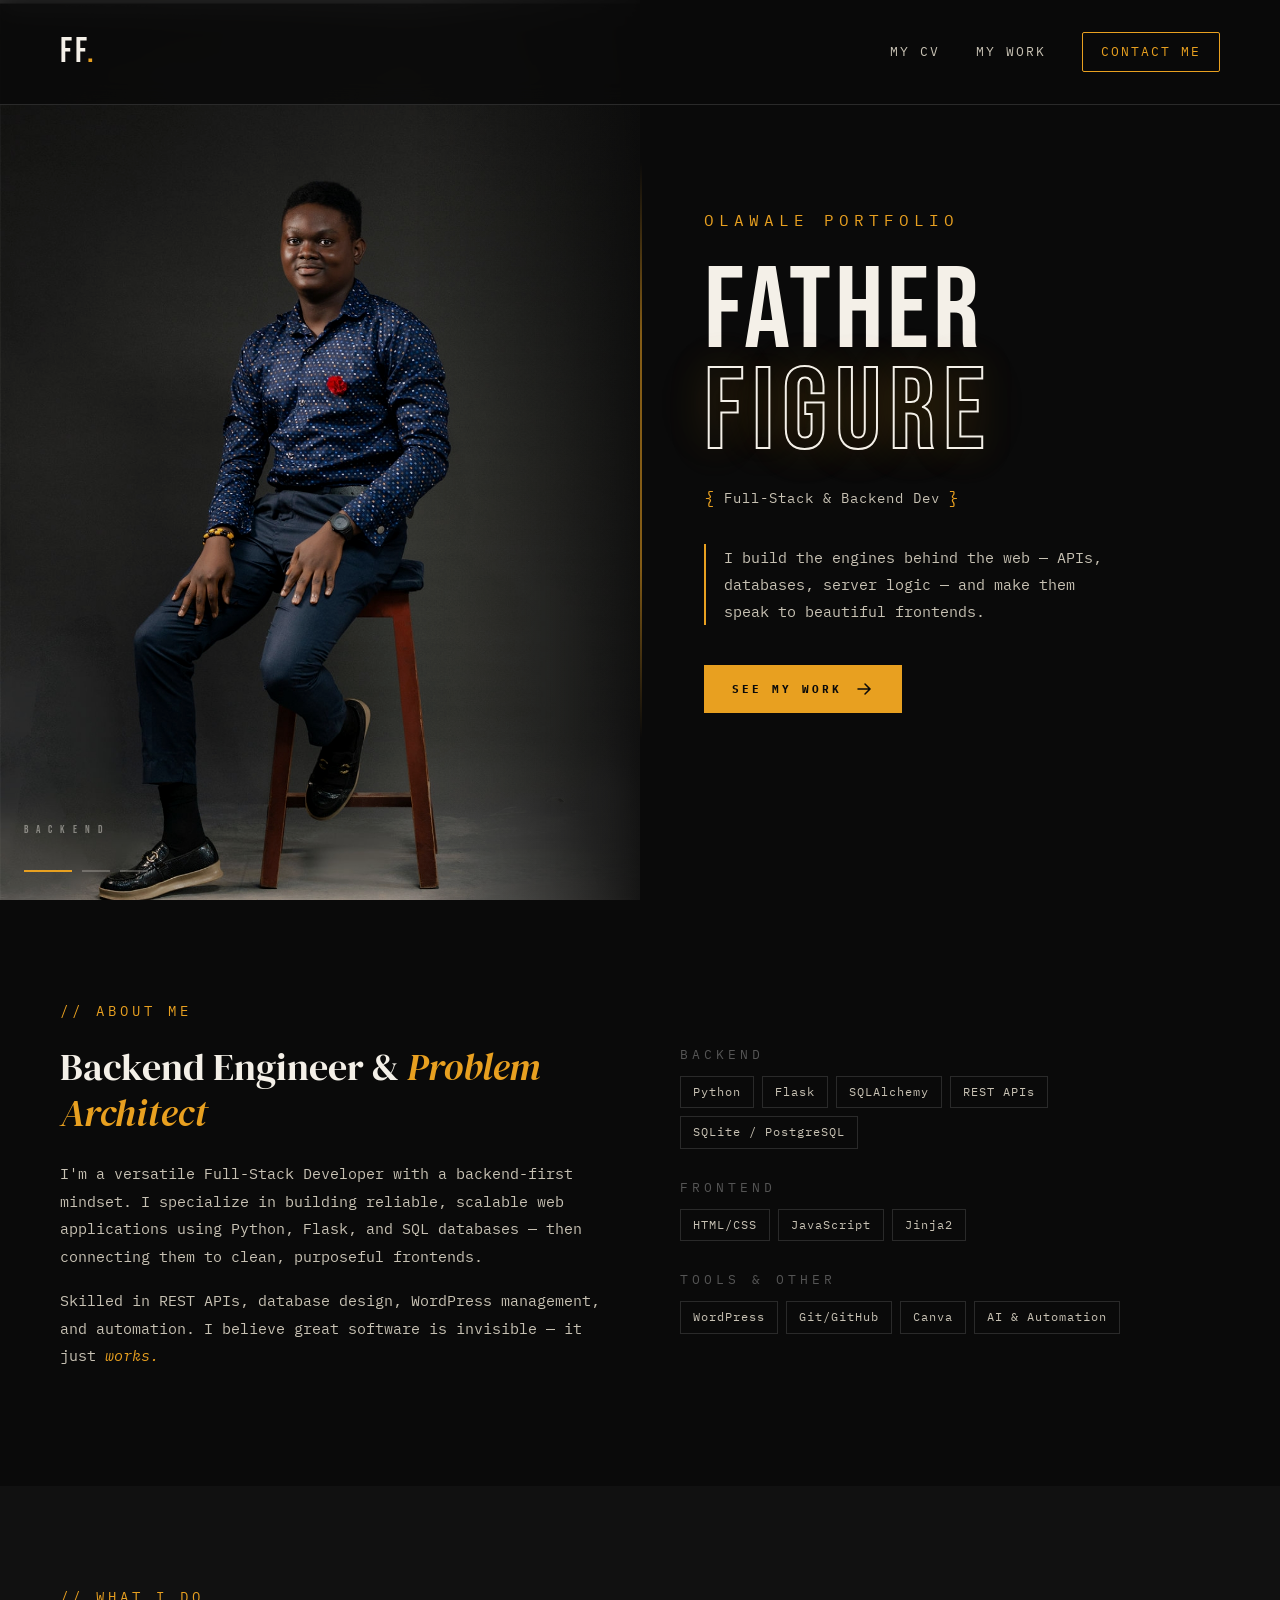
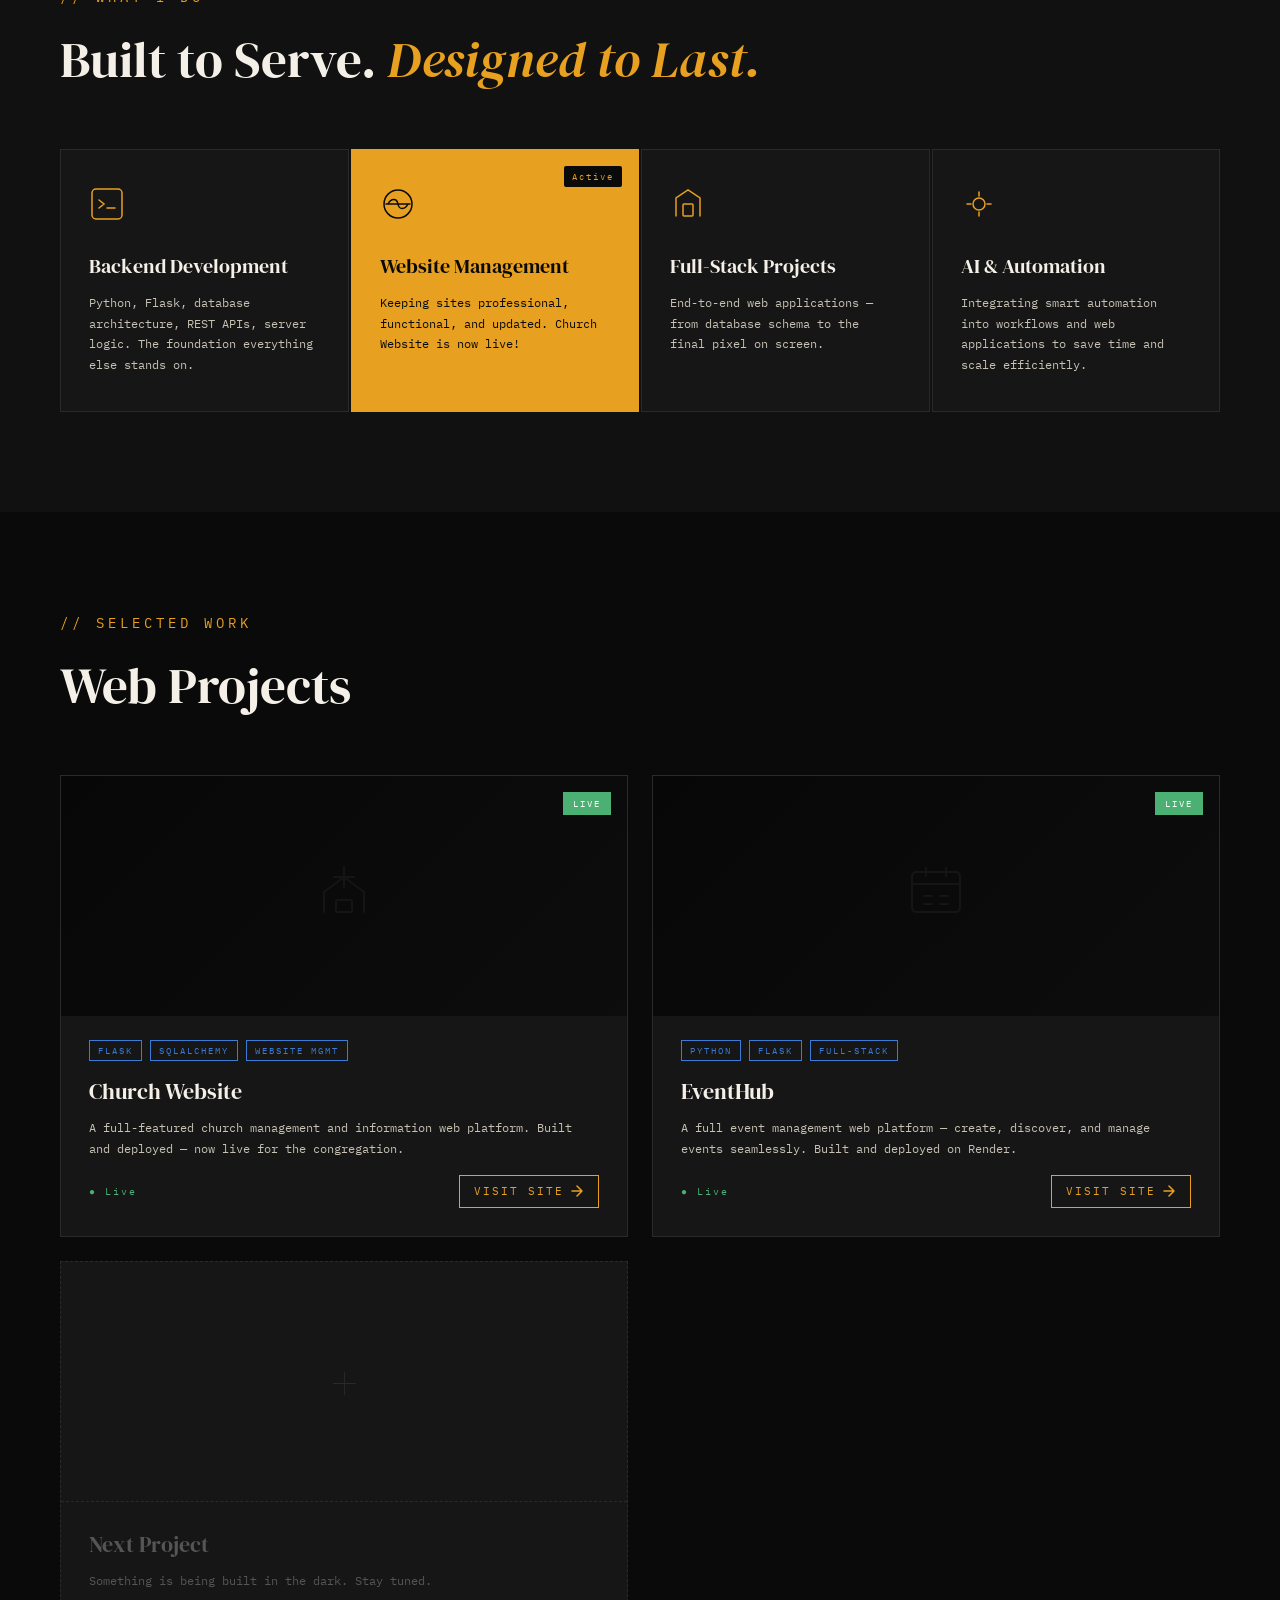
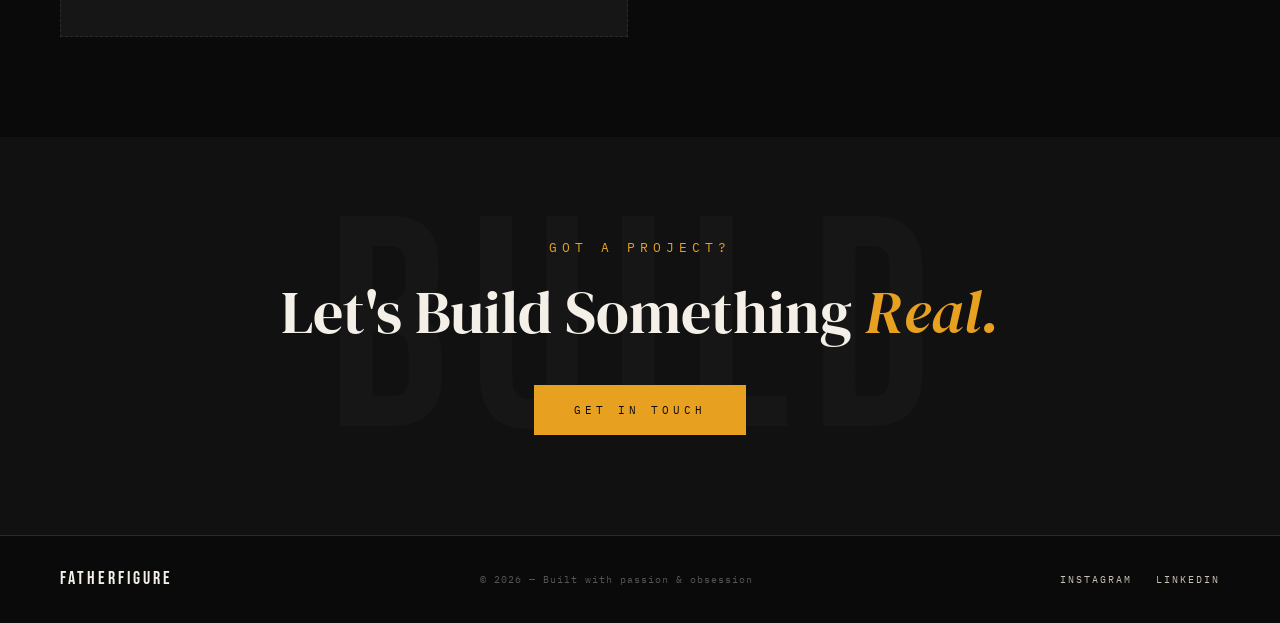
<file: index.html>
<!DOCTYPE html>
<html lang="en">
<head>
    <meta charset="UTF-8">
    <meta name="viewport" content="width=device-width, initial-scale=1.0">
    <title>FatherFigure — Backend Developer</title>
    <link rel="preconnect" href="https://fonts.googleapis.com">
    <link rel="preconnect" href="https://fonts.gstatic.com" crossorigin>
    <link href="https://fonts.googleapis.com/css2?family=Bebas+Neue&family=DM+Serif+Display:ital@0;1&family=IBM+Plex+Mono:wght@300;400;500&family=Space+Mono:wght@400;700&display=swap" rel="stylesheet">
    <link rel="stylesheet" href="css/main.css">
</head>
<body>

<nav class="navbar">
    <a href="index.html" class="nav-logo">FF<span class="nav-dot">.</span></a>
    <div class="nav-links">
        <a href="mycv.html" class="nav-link">My CV</a>
        <a href="#projects" class="nav-link nav-scroll" data-target="projects">My Work</a>
        <a href="contactme.html" class="nav-link nav-cta">Contact Me</a>
    </div>
</nav>

<!-- HERO SECTION -->
<section class="hero">

    <!-- LEFT: Animated slideshow — 3 photos cycling automatically -->
    <div class="hero-images">
        <div class="slide active">
            <img src="images/Owner.jpg" alt="FatherFigure">
        </div>
        <div class="slide">
            <img src="images/photo2.jpg" alt="FatherFigure">
        </div>
        <div class="slide-label" id="slideLabel">BACKEND</div>
        <div class="slide-dots">
            <button class="slide-dot active" data-index="0"></button>
            <button class="slide-dot" data-index="1"></button>
            <button class="slide-dot" data-index="2"></button>
        </div>
    </div>
    <!-- END LEFT -->

    <!-- RIGHT: Text -->
    <div class="hero-text">
        <div class="hero-eyebrow">Olawale Portfolio</div>
        <div class="hero-name">
            <div class="name-stacked">
                <span class="name-line name-father reveal-up">FATHER</span>
                <span class="name-line name-figure reveal-up delay-1">FIGURE</span>
            </div>
            <div class="name-tag reveal-fade delay-3">
                <span class="tag-bracket">{</span>
                <span class="tag-text">Full-Stack &amp; Backend Dev</span>
                <span class="tag-bracket">}</span>
            </div>
        </div>
        <p class="hero-desc reveal-fade delay-4">
            I build the engines behind the web — APIs, databases, server logic — and make them speak to beautiful frontends.
        </p>
        <a href="#projects" class="hero-btn reveal-fade delay-5 nav-scroll" data-target="projects">
            <span>See My Work</span>
            <svg width="20" height="20" viewBox="0 0 20 20"><path d="M4 10h12M11 5l5 5-5 5" stroke="currentColor" stroke-width="1.5" fill="none" stroke-linecap="round"/></svg>
        </a>
    </div>
    <!-- END RIGHT -->

</section>

<!-- ABOUT SECTION -->
<section class="about section-pad">
    <div class="about-inner">
        <div class="section-label">// ABOUT ME</div>
        <div class="about-grid">
            <div class="about-text reveal-up">
                <h2 class="about-heading">
                    Backend Engineer &amp; <em>Problem Architect</em>
                </h2>
                <p>I'm a versatile Full-Stack Developer with a backend-first mindset. I specialize in building reliable, scalable web applications using Python, Flask, and SQL databases — then connecting them to clean, purposeful frontends.</p>
                <p>Skilled in REST APIs, database design, WordPress management, and automation. I believe great software is invisible — it just <em>works.</em></p>
            </div>
            <div class="about-skills reveal-up delay-2">
                <div class="skill-group">
                    <div class="skill-group-title">Backend</div>
                    <div class="skills-list">
                        <span class="skill-pill">Python</span>
                        <span class="skill-pill">Flask</span>
                        <span class="skill-pill">SQLAlchemy</span>
                        <span class="skill-pill">REST APIs</span>
                        <span class="skill-pill">SQLite / PostgreSQL</span>
                    </div>
                </div>
                <div class="skill-group">
                    <div class="skill-group-title">Frontend</div>
                    <div class="skills-list">
                        <span class="skill-pill">HTML/CSS</span>
                        <span class="skill-pill">JavaScript</span>
                        <span class="skill-pill">Jinja2</span>
                    </div>
                </div>
                <div class="skill-group">
                    <div class="skill-group-title">Tools & Other</div>
                    <div class="skills-list">
                        <span class="skill-pill">WordPress</span>
                        <span class="skill-pill">Git/GitHub</span>
                        <span class="skill-pill">Canva</span>
                        <span class="skill-pill">AI & Automation</span>
                    </div>
                </div>
            </div>
        </div>
    </div>
</section>

<!-- SERVICES SECTION -->
<section class="services section-pad dark-section">
    <div class="services-inner">
        <div class="section-label light">// WHAT I DO</div>
        <h2 class="section-heading light reveal-up">Built to Serve. <em>Designed to Last.</em></h2>
        <div class="services-grid">
            <div class="service-card reveal-up delay-1">
                <div class="service-icon">
                    <svg width="36" height="36" viewBox="0 0 36 36" fill="none"><rect x="3" y="3" width="30" height="30" rx="4" stroke="currentColor" stroke-width="1.5"/><path d="M10 14l5 4-5 4M18 22h8" stroke="currentColor" stroke-width="1.5" stroke-linecap="round"/></svg>
                </div>
                <h3>Backend Development</h3>
                <p>Python, Flask, database architecture, REST APIs, server logic. The foundation everything else stands on.</p>
            </div>
            <div class="service-card featured reveal-up delay-2">
                <div class="service-icon">
                    <svg width="36" height="36" viewBox="0 0 36 36" fill="none"><circle cx="18" cy="18" r="14" stroke="currentColor" stroke-width="1.5"/><path d="M8 18c3-6 9-6 10 0s7 6 10 0M6 18h24" stroke="currentColor" stroke-width="1.5" stroke-linecap="round"/></svg>
                </div>
                <h3>Website Management</h3>
                <p>Keeping sites professional, functional, and updated. Church Website is now live!</p>
                <span class="card-badge">Active</span>
            </div>
            <div class="service-card reveal-up delay-3">
                <div class="service-icon">
                    <svg width="36" height="36" viewBox="0 0 36 36" fill="none"><path d="M6 30V12l12-8 12 8v18" stroke="currentColor" stroke-width="1.5" stroke-linecap="round"/><rect x="13" y="18" width="10" height="12" rx="1" stroke="currentColor" stroke-width="1.5"/></svg>
                </div>
                <h3>Full-Stack Projects</h3>
                <p>End-to-end web applications — from database schema to the final pixel on screen.</p>
            </div>
            <div class="service-card reveal-up delay-4">
                <div class="service-icon">
                    <svg width="36" height="36" viewBox="0 0 36 36" fill="none"><path d="M18 6v4M18 26v4M6 18h4M26 18h4" stroke="currentColor" stroke-width="1.5" stroke-linecap="round"/><circle cx="18" cy="18" r="6" stroke="currentColor" stroke-width="1.5"/></svg>
                </div>
                <h3>AI & Automation</h3>
                <p>Integrating smart automation into workflows and web applications to save time and scale efficiently.</p>
            </div>
        </div>
    </div>
</section>

<!-- PROJECTS PREVIEW -->
<section class="projects-preview section-pad" id="projects">
    <div class="projects-inner">
        <div class="section-label">// SELECTED WORK</div>
        <h2 class="section-heading reveal-up">Web Projects</h2>
        <div class="projects-grid">

            <!-- Church Website — LIVE -->
            <div class="project-card reveal-up delay-1">
                <div class="project-visual coming-soon-visual">
                    <div class="project-overlay">
                        <span class="coming-badge live-badge">Live</span>
                    </div>
                    <div class="project-placeholder-art">
                        <svg width="60" height="60" viewBox="0 0 60 60" fill="none"><path d="M30 5v20M20 15h20M10 50V30l20-15 20 15v20" stroke="currentColor" stroke-width="2" stroke-linecap="round" stroke-linejoin="round"/><rect x="22" y="38" width="16" height="12" rx="1" stroke="currentColor" stroke-width="2"/></svg>
                    </div>
                </div>
                <div class="project-info">
                    <div class="project-tags">
                        <span class="p-tag">Flask</span>
                        <span class="p-tag">SQLAlchemy</span>
                        <span class="p-tag">Website Mgmt</span>
                    </div>
                    <h3 class="project-title">Church Website</h3>
                    <p class="project-desc">A full-featured church management and information web platform. Built and deployed — now live for the congregation.</p>
                    <div class="project-footer">
                        <span class="project-status live-status">● Live</span>
                        <a href="https://pgmchurch.netlify.app" target="_blank" class="project-link">
                            Visit Site
                            <svg width="14" height="14" viewBox="0 0 14 14" fill="none"><path d="M2 7h10M7 2l5 5-5 5" stroke="currentColor" stroke-width="1.5" stroke-linecap="round" stroke-linejoin="round"/></svg>
                        </a>
                    </div>
                </div>
            </div>

            <!-- EventHub — LIVE -->
            <div class="project-card reveal-up delay-2">
                <div class="project-visual coming-soon-visual">
                    <div class="project-overlay">
                        <span class="coming-badge live-badge">Live</span>
                    </div>
                    <div class="project-placeholder-art">
                        <svg width="60" height="60" viewBox="0 0 60 60" fill="none"><rect x="6" y="10" width="48" height="40" rx="4" stroke="currentColor" stroke-width="2"/><path d="M6 22h48M20 6v8M40 6v8M18 34h8M34 34h8M18 42h8M34 42h8" stroke="currentColor" stroke-width="2" stroke-linecap="round"/></svg>
                    </div>
                </div>
                <div class="project-info">
                    <div class="project-tags">
                        <span class="p-tag">Python</span>
                        <span class="p-tag">Flask</span>
                        <span class="p-tag">Full-Stack</span>
                    </div>
                    <h3 class="project-title">EventHub</h3>
                    <p class="project-desc">A full event management web platform — create, discover, and manage events seamlessly. Built and deployed on Render.</p>
                    <div class="project-footer">
                        <span class="project-status live-status">● Live</span>
                        <a href="https://eventhub-1-p9de.onrender.com" target="_blank" class="project-link">
                            Visit Site
                            <svg width="14" height="14" viewBox="0 0 14 14" fill="none"><path d="M2 7h10M7 2l5 5-5 5" stroke="currentColor" stroke-width="1.5" stroke-linecap="round" stroke-linejoin="round"/></svg>
                        </a>
                    </div>
                </div>
            </div>

            <!-- Next Project — placeholder -->
            <div class="project-card ghost reveal-up delay-3">
                <div class="project-visual ghost-visual">
                    <div class="ghost-plus">+</div>
                </div>
                <div class="project-info">
                    <h3 class="project-title muted">Next Project</h3>
                    <p class="project-desc muted">Something is being built in the dark. Stay tuned.</p>
                </div>
            </div>

        </div>
    </div>
</section>

<!-- CTA STRIP -->
<section class="cta-strip dark-section">
    <div class="cta-inner reveal-up">
        <span class="cta-eyebrow">Got a project?</span>
        <h2 class="cta-heading">Let's Build Something <em>Real.</em></h2>
        <a href="contactme.html" class="cta-btn">Get In Touch</a>
    </div>
</section>

<footer class="footer">
    <div class="footer-inner">
        <span class="footer-brand">FatherFigure</span>
        <span class="footer-copy">© 2026 — Built with passion & obsession</span>
        <div class="footer-socials">
            <a href="https://www.instagram.com/fatherfigure18?igsh=MTVtZDkxcWI2ZWg5cA==" target="_blank" class="social-link">Instagram</a>
            <a href="https://www.linkedin.com/in/tioluwani-hakeem-822b75325?utm_source=share_via&utm_content=profile&utm_medium=member_android" target="_blank" class="social-link">LinkedIn</a>
        </div>
    </div>
</footer>

<script src="js/main.js"></script>
</body>
</html>
</file>
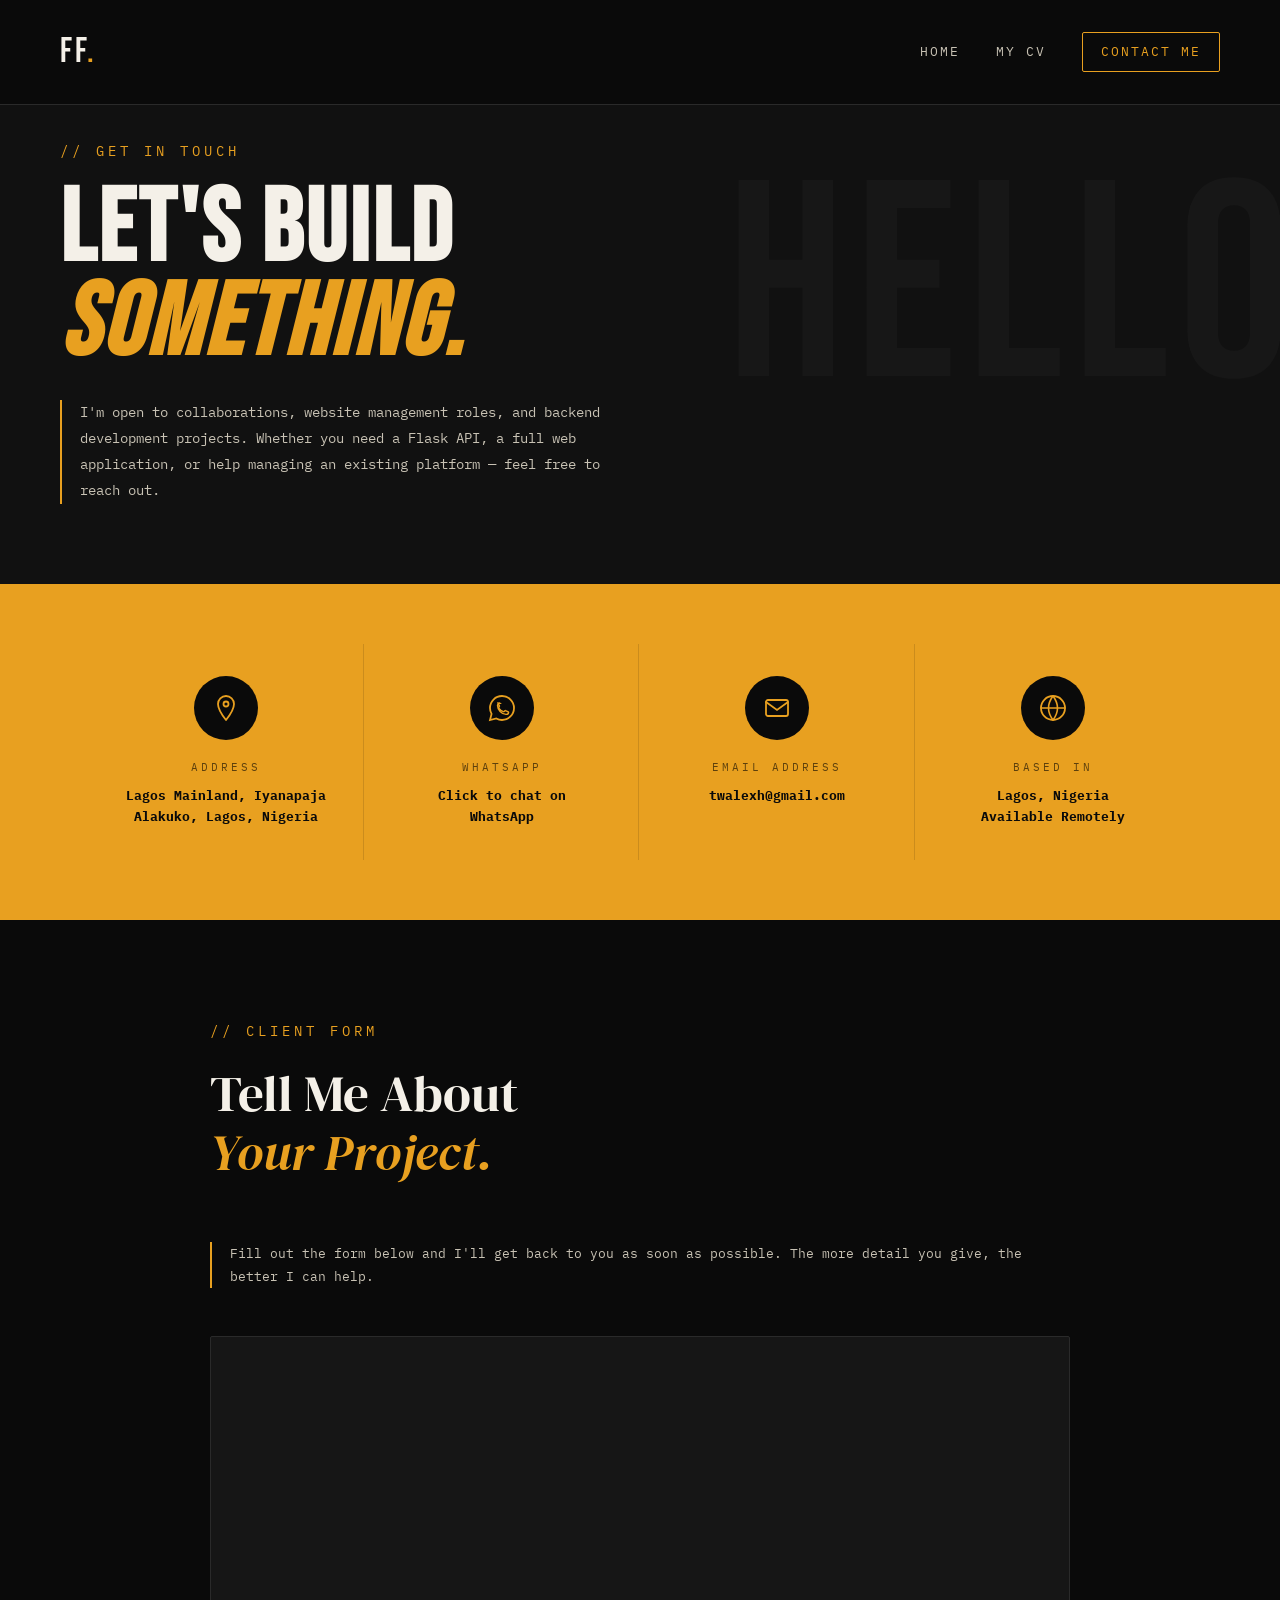
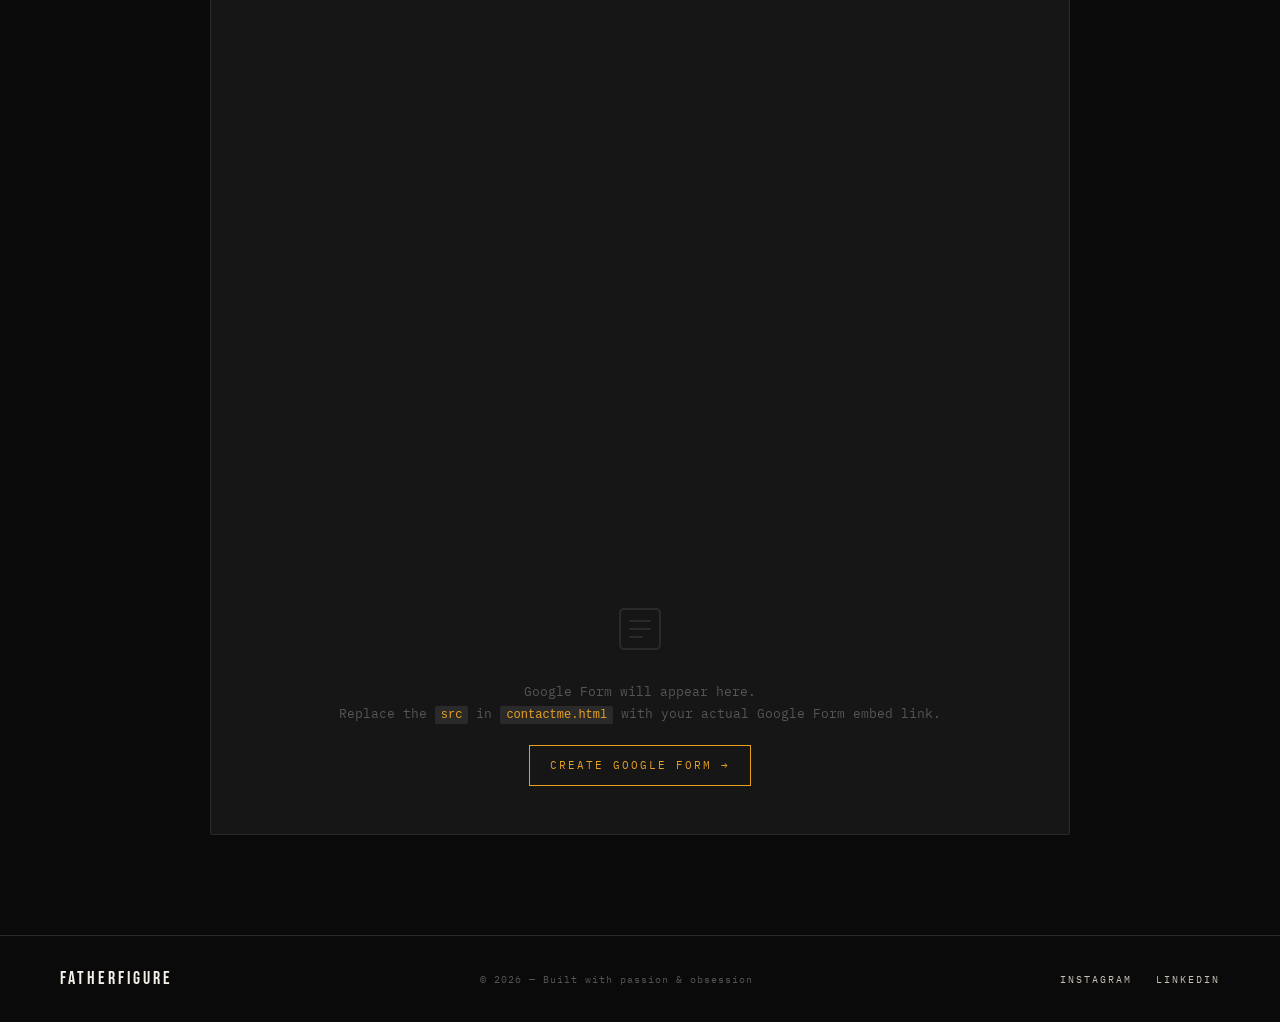
<file: contactme.html>
<!DOCTYPE html>
<html lang="en">
<head>
    <meta charset="UTF-8">
    <meta name="viewport" content="width=device-width, initial-scale=1.0">
    <title>Contact Me — FatherFigure</title>
    <link rel="preconnect" href="https://fonts.googleapis.com">
    <link rel="preconnect" href="https://fonts.gstatic.com" crossorigin>
    <link href="https://fonts.googleapis.com/css2?family=Bebas+Neue&family=DM+Serif+Display:ital@0;1&family=IBM+Plex+Mono:wght@300;400;500&family=Space+Mono:wght@400;700&display=swap" rel="stylesheet">
    <link rel="stylesheet" href="css/main.css">
</head>
<body>

<nav class="navbar">
    <a href="index.html" class="nav-logo">FF<span class="nav-dot">.</span></a>
    <div class="nav-links">
        <a href="index.html" class="nav-link">Home</a>
        <a href="mycv.html" class="nav-link">My CV</a>
        <a href="contactme.html" class="nav-link nav-cta">Contact Me</a>
    </div>
</nav>

<!-- CONTACT HERO HEADER -->
<div class="contact-hero">
    <div class="contact-hero-inner">
        <div class="section-label">// GET IN TOUCH</div>
        <h1 class="contact-hero-title">Let's Build<br><em>Something.</em></h1>
        <p class="contact-hero-sub">
            I'm open to collaborations, website management roles, and backend development projects. Whether you need a Flask API, a full web application, or help managing an existing platform — feel free to reach out.
        </p>
    </div>
</div>

<!-- SHARED CONTACT STRIP -->
<div class="contact-strip">
    <div class="contact-strip-inner">

        <div class="contact-card">
            <div class="contact-icon">
                <svg width="28" height="28" viewBox="0 0 28 28" fill="none">
                    <path d="M14 2C9.58 2 6 5.58 6 10c0 6 8 16 8 16s8-10 8-16c0-4.42-3.58-8-8-8z" stroke="currentColor" stroke-width="1.8" fill="none" stroke-linecap="round" stroke-linejoin="round"/>
                    <circle cx="14" cy="10" r="2.5" stroke="currentColor" stroke-width="1.8"/>
                </svg>
            </div>
            <div class="contact-card-label">Address</div>
            <div class="contact-card-value">Lagos Mainland, Iyanapaja<br>Alakuko, Lagos, Nigeria</div>
        </div>

        <div class="contact-card">
            <a href="https://wa.me/2347087810048" target="_blank" class="contact-card-link">
                <div class="contact-icon">
                    <svg width="28" height="28" viewBox="0 0 28 28" fill="none">
                        <path d="M14 2C7.37 2 2 7.37 2 14c0 2.14.57 4.14 1.56 5.88L2 26l6.3-1.54A11.93 11.93 0 0014 26c6.63 0 12-5.37 12-12S20.63 2 14 2z" stroke="currentColor" stroke-width="1.8" fill="none"/>
                        <path d="M10 9c.3.7 1.3 2.7 1.4 2.9.1.2.1.4 0 .6l-.6.8c-.1.2-.1.4 0 .5.5.9 1.3 1.8 2.1 2.5.8.6 1.7 1.1 2.7 1.4.2.1.4 0 .5-.1l.8-.9c.2-.2.4-.2.6-.1l2.8 1.3c.2.1.3.3.3.5-.1 1.2-1.4 2.1-2.6 2-4.5-.4-8.4-4.4-8.5-8.9 0-1.1.7-2.4 1.8-2.6.2 0 .5.1.7.3z" stroke="currentColor" stroke-width="1.4" fill="none"/>
                    </svg>
                </div>
                <div class="contact-card-label">WhatsApp</div>
                <div class="contact-card-value">Click to chat on<br>WhatsApp</div>
            </a>
        </div>

        <div class="contact-card">
            <a href="mailto:twalexh@gmail.com" class="contact-card-link">
                <div class="contact-icon">
                    <svg width="28" height="28" viewBox="0 0 28 28" fill="none">
                        <rect x="3" y="6" width="22" height="16" rx="2" stroke="currentColor" stroke-width="1.8"/>
                        <path d="M3 8l11 8 11-8" stroke="currentColor" stroke-width="1.8" stroke-linecap="round"/>
                    </svg>
                </div>
                <div class="contact-card-label">Email Address</div>
                <div class="contact-card-value">twalexh@gmail.com</div>
            </a>
        </div>

        <div class="contact-card">
            <div class="contact-icon">
                <svg width="28" height="28" viewBox="0 0 28 28" fill="none">
                    <circle cx="14" cy="14" r="12" stroke="currentColor" stroke-width="1.8"/>
                    <path d="M2 14h24M14 2c-3 4-4.5 8-4.5 12s1.5 8 4.5 12M14 2c3 4 4.5 8 4.5 12s-1.5 8-4.5 12" stroke="currentColor" stroke-width="1.6" stroke-linecap="round"/>
                </svg>
            </div>
            <div class="contact-card-label">Based In</div>
            <div class="contact-card-value">Lagos, Nigeria<br>Available Remotely</div>
        </div>

    </div>
</div>

<!-- CLIENT FORM SECTION -->
<div class="client-form-section section-pad">
    <div class="client-form-inner">
        <div class="section-label">// CLIENT FORM</div>
        <h2 class="section-heading reveal-up">Tell Me About<br><em>Your Project.</em></h2>
        <p class="client-form-desc reveal-fade delay-1">
            Fill out the form below and I'll get back to you as soon as possible. The more detail you give, the better I can help.
        </p>

        <div class="gform-wrapper reveal-up delay-2">
            <!-- Replace the src below with your actual Google Form embed link -->
            <iframe
                src="https://docs.google.com/forms/d/e/1FAIpQLSfFgvmj7vbCwxC81g2FbJ3TGYMg9Ouf4_b3hWy3kBo0i19RMQ/viewform?usp=header"
                width="100%"
                height="820"
                frameborder="0"
                marginheight="0"
                marginwidth="0"
                style="border: none; background: transparent;"
                id="clientFormFrame">
                Loading…
            </iframe>
            <div class="gform-placeholder" id="gformPlaceholder">
                <div class="gform-placeholder-inner">
                    <svg width="48" height="48" viewBox="0 0 48 48" fill="none"><rect x="4" y="4" width="40" height="40" rx="4" stroke="currentColor" stroke-width="2"/><path d="M14 16h20M14 24h20M14 32h12" stroke="currentColor" stroke-width="2" stroke-linecap="round"/></svg>
                    <p>Google Form will appear here.<br>Replace the <code>src</code> in <code>contactme.html</code> with your actual Google Form embed link.</p>
                    <a href="https://docs.google.com/forms/d/e/1FAIpQLSfFgvmj7vbCwxC81g2FbJ3TGYMg9Ouf4_b3hWy3kBo0i19RMQ/viewform?usp=header" target="_blank" class="gform-create-link">Create Google Form →</a>
                </div>
            </div>
        </div>
    </div>
</div>

<footer class="footer">
    <div class="footer-inner">
        <span class="footer-brand">FatherFigure</span>
        <span class="footer-copy">© 2026 — Built with passion & obsession</span>
        <div class="footer-socials">
            <a href="https://www.instagram.com/fatherfigure18?igsh=MTVtZDkxcWI2ZWg5cA==" class="social-link">Instagram</a>
            <a href="https://www.linkedin.com/in/tioluwani-hakeem-822b75325?utm_source=share_via&utm_content=profile&utm_medium=member_android" class="social-link">LinkedIn</a>
        </div>
    </div>
</footer>

<script src="js/main.js"></script>
<script>
const frame = document.getElementById('clientFormFrame');
const placeholder = document.getElementById('gformPlaceholder');
if (frame && frame.src.includes('YOUR_FORM_ID')) {
    frame.style.display = 'none';
} else if (frame) {
    frame.addEventListener('load', () => {
        if (placeholder) placeholder.style.display = 'none';
    });
}
</script>
</body>
</html>
</file>
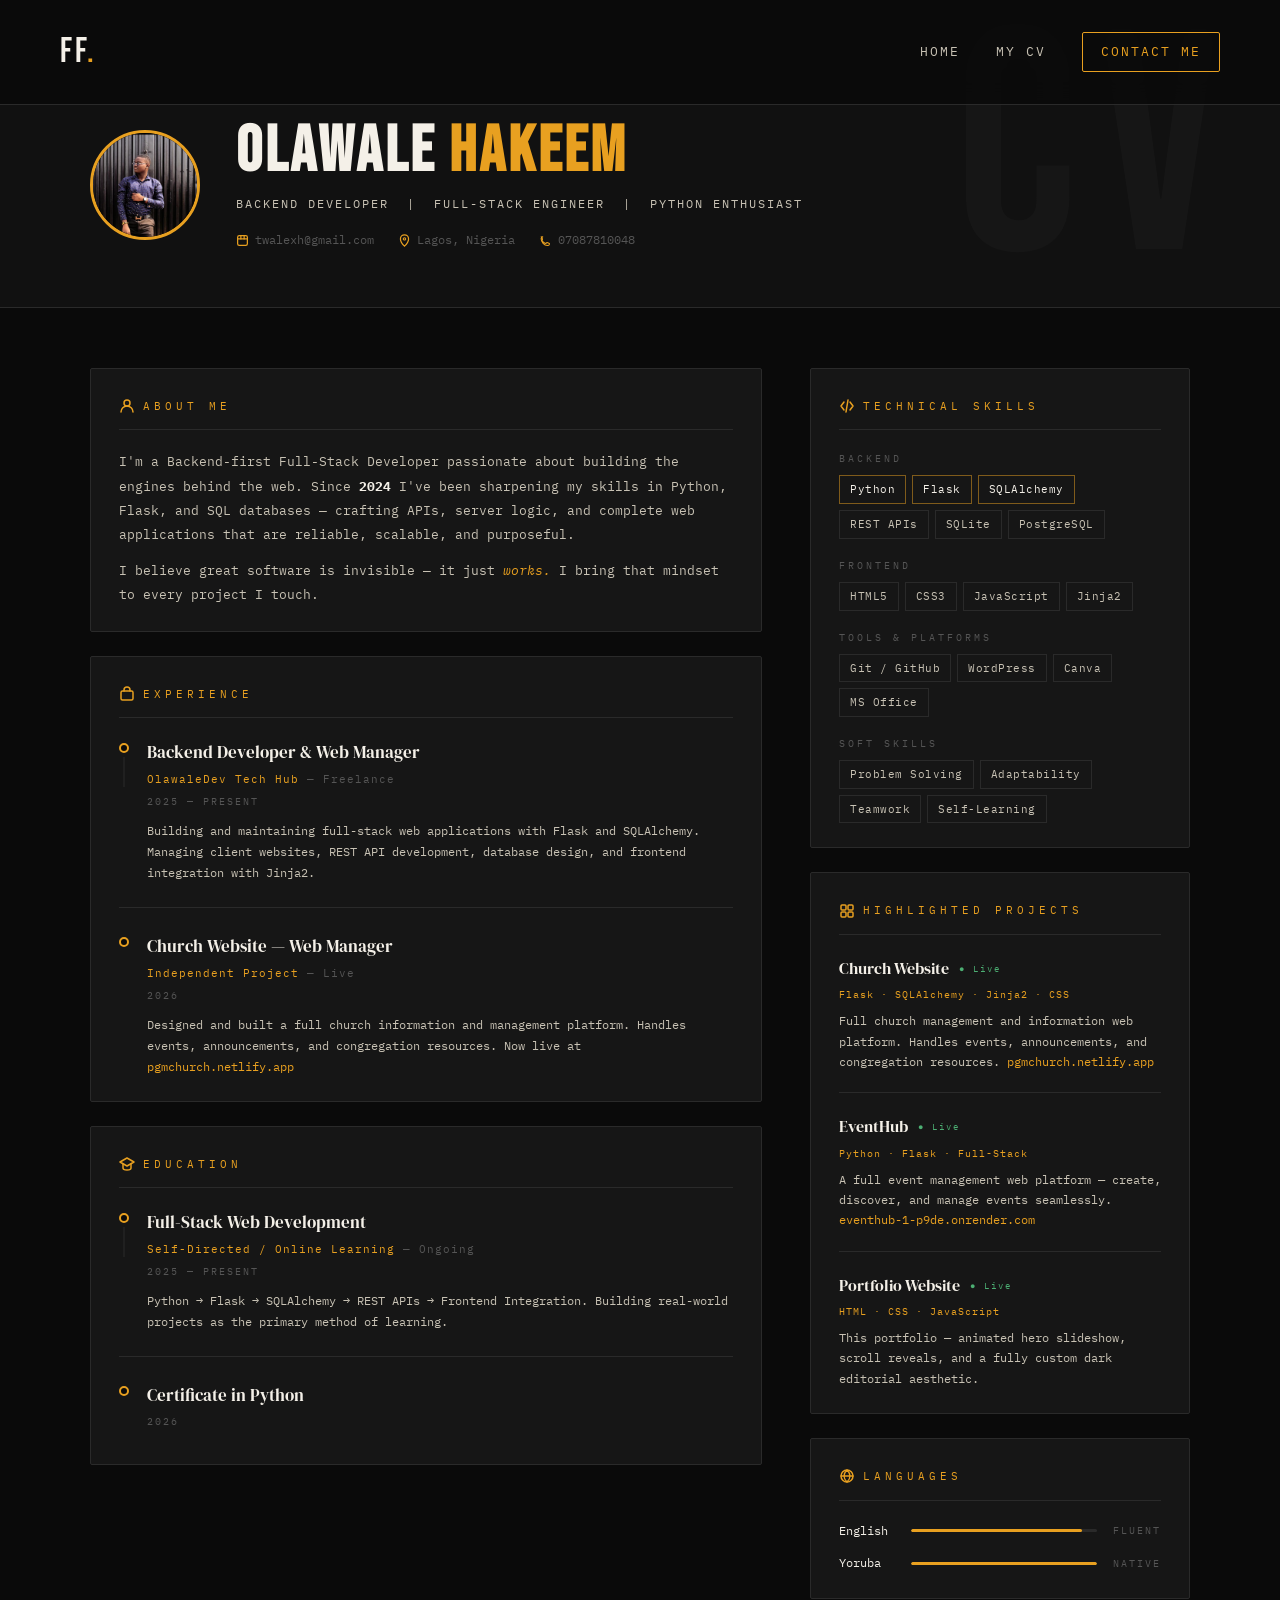
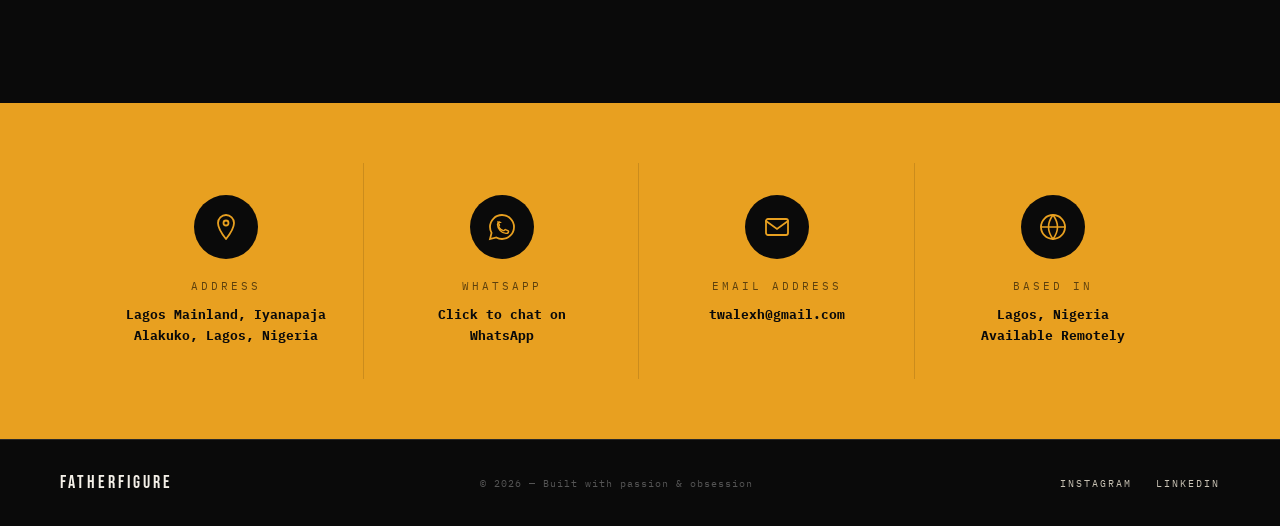
<file: mycv.html>
<!DOCTYPE html>
<html lang="en">
<head>
    <meta charset="UTF-8">
    <meta name="viewport" content="width=device-width, initial-scale=1.0">
    <title>My CV — FatherFigure</title>
    <link rel="preconnect" href="https://fonts.googleapis.com">
    <link rel="preconnect" href="https://fonts.gstatic.com" crossorigin>
    <link href="https://fonts.googleapis.com/css2?family=Bebas+Neue&family=DM+Serif+Display:ital@0;1&family=IBM+Plex+Mono:wght@300;400;500&family=Space+Mono:wght@400;700&display=swap" rel="stylesheet">
    <link rel="stylesheet" href="css/main.css">
</head>
<body>

<nav class="navbar">
    <a href="index.html" class="nav-logo">FF<span class="nav-dot">.</span></a>
    <div class="nav-links">
        <a href="index.html" class="nav-link">Home</a>
        <a href="mycv.html" class="nav-link">My CV</a>
        <a href="contactme.html" class="nav-link nav-cta">Contact Me</a>
    </div>
</nav>

<!-- CV HERO HEADER -->
<div class="cv-page-hero">
    <div class="cv-page-hero-inner">
        <div class="cv-profile-left">
            <div class="cv-avatar">
                <img src="images/photo1.jpg" alt="Olawale" onerror="this.style.display='none'">
                <span class="cv-avatar-fallback">OA</span>
            </div>
            <div class="cv-profile-info">
                <h1 class="cv-name">Olawale <span class="cv-name-accent">Hakeem</span></h1>
                <p class="cv-title-line">Backend Developer &nbsp;|&nbsp; Full-Stack Engineer &nbsp;|&nbsp; Python Enthusiast</p>
                <div class="cv-meta-row">
                    <span class="cv-meta-item">
                        <svg width="13" height="13" viewBox="0 0 16 16" fill="none"><rect x="2" y="2" width="12" height="12" rx="2" stroke="currentColor" stroke-width="1.5"/><path d="M2 6h12" stroke="currentColor" stroke-width="1.5"/><path d="M6 2v4M10 2v4" stroke="currentColor" stroke-width="1.5" stroke-linecap="round"/></svg>
                        twalexh@gmail.com
                    </span>
                    <span class="cv-meta-item">
                        <svg width="13" height="13" viewBox="0 0 16 16" fill="none"><path d="M8 1C5.24 1 3 3.24 3 6c0 4 5 9 5 9s5-5 5-9c0-2.76-2.24-5-5-5z" stroke="currentColor" stroke-width="1.5" fill="none"/><circle cx="8" cy="6" r="1.5" stroke="currentColor" stroke-width="1.3"/></svg>
                        Lagos, Nigeria
                    </span>
                    <span class="cv-meta-item">
                        <svg width="13" height="13" viewBox="0 0 16 16" fill="none"><path d="M3 3.5c.3.7 1.2 2.5 1.3 2.7.1.2.1.4 0 .5l-.5.8c-.1.2-.1.4 0 .5.5.8 1.2 1.6 2 2.3.7.6 1.6 1 2.5 1.3.2.1.3 0 .5-.1l.7-.8c.2-.2.3-.2.6-.1l2.6 1.2c.2.1.3.3.2.5-.1 1.1-1.3 2-2.4 1.9-4.2-.4-7.8-4.1-7.9-8.3 0-1 .7-2.2 1.7-2.4.1 0 .4.1.7.3z" stroke="currentColor" stroke-width="1.3" fill="none"/></svg>
                        07087810048
                    </span>
                </div>
            </div>
        </div>
    </div>
</div>

<!-- CV BODY -->
<div class="cv-body-wrap">
    <div class="cv-layout">

        <!-- LEFT COLUMN -->
        <div class="cv-col-left">

            <!-- About Me -->
            <div class="cv-block reveal-up">
                <div class="cv-block-title">
                    <span class="cv-block-icon">
                        <svg width="16" height="16" viewBox="0 0 16 16" fill="none"><circle cx="8" cy="5" r="3" stroke="currentColor" stroke-width="1.5"/><path d="M2 14c0-3.31 2.69-6 6-6s6 2.69 6 6" stroke="currentColor" stroke-width="1.5" stroke-linecap="round"/></svg>
                    </span>
                    About Me
                </div>
                <p class="cv-block-body">
                    I'm a Backend-first Full-Stack Developer passionate about building the engines behind the web. Since <strong>2024</strong> I've been sharpening my skills in Python, Flask, and SQL databases — crafting APIs, server logic, and complete web applications that are reliable, scalable, and purposeful.
                </p>
                <p class="cv-block-body">
                    I believe great software is invisible — it just <em>works.</em> I bring that mindset to every project I touch.
                </p>
            </div>

            <!-- Experience -->
            <div class="cv-block reveal-up delay-1">
                <div class="cv-block-title">
                    <span class="cv-block-icon">
                        <svg width="16" height="16" viewBox="0 0 16 16" fill="none"><rect x="2" y="5" width="12" height="9" rx="1.5" stroke="currentColor" stroke-width="1.5"/><path d="M5 5V4a3 3 0 016 0v1" stroke="currentColor" stroke-width="1.5" stroke-linecap="round"/></svg>
                    </span>
                    Experience
                </div>

                <div class="cv-entry">
                    <div class="cv-entry-dot"></div>
                    <div class="cv-entry-body">
                        <div class="cv-entry-role">Backend Developer & Web Manager</div>
                        <div class="cv-entry-company">OlawaleDev Tech Hub <span class="cv-entry-type">— Freelance</span></div>
                        <div class="cv-entry-date">2025 — Present</div>
                        <p class="cv-entry-desc">Building and maintaining full-stack web applications with Flask and SQLAlchemy. Managing client websites, REST API development, database design, and frontend integration with Jinja2.</p>
                    </div>
                </div>

                <div class="cv-entry">
                    <div class="cv-entry-dot"></div>
                    <div class="cv-entry-body">
                        <div class="cv-entry-role">Church Website — Web Manager</div>
                        <div class="cv-entry-company">Independent Project <span class="cv-entry-type">— Live</span></div>
                        <div class="cv-entry-date">2026</div>
                        <p class="cv-entry-desc">Designed and built a full church information and management platform. Handles events, announcements, and congregation resources. Now live at <a href="https://pgmchurch.netlify.app" target="_blank" style="color:var(--accent);">pgmchurch.netlify.app</a></p>
                    </div>
                </div>
            </div>

            <!-- Education -->
            <div class="cv-block reveal-up delay-2">
                <div class="cv-block-title">
                    <span class="cv-block-icon">
                        <svg width="16" height="16" viewBox="0 0 16 16" fill="none"><path d="M8 2L1 6l7 4 7-4-7-4z" stroke="currentColor" stroke-width="1.5" stroke-linejoin="round"/><path d="M4 8v4c0 1.1 1.8 2 4 2s4-.9 4-2V8" stroke="currentColor" stroke-width="1.5" stroke-linecap="round"/></svg>
                    </span>
                    Education
                </div>

                <div class="cv-entry">
                    <div class="cv-entry-dot"></div>
                    <div class="cv-entry-body">
                        <div class="cv-entry-role">Full-Stack Web Development</div>
                        <div class="cv-entry-company">Self-Directed / Online Learning <span class="cv-entry-type">— Ongoing</span></div>
                        <div class="cv-entry-date">2025 — Present</div>
                        <p class="cv-entry-desc">Python → Flask → SQLAlchemy → REST APIs → Frontend Integration. Building real-world projects as the primary method of learning.</p>
                    </div>
                </div>

                <div class="cv-entry">
                    <div class="cv-entry-dot"></div>
                    <div class="cv-entry-body">
                        <div class="cv-entry-role">Certificate in Python</div>
                        <div class="cv-entry-date">2026</div>
                    </div>
                </div>
            </div>

        </div>

        <!-- RIGHT COLUMN -->
        <div class="cv-col-right">

            <!-- Technical Skills -->
            <div class="cv-block reveal-up delay-1">
                <div class="cv-block-title">
                    <span class="cv-block-icon">
                        <svg width="16" height="16" viewBox="0 0 16 16" fill="none"><path d="M5 4l-3 4 3 4M11 4l3 4-3 4M9 2l-2 12" stroke="currentColor" stroke-width="1.5" stroke-linecap="round" stroke-linejoin="round"/></svg>
                    </span>
                    Technical Skills
                </div>

                <div class="cv-skill-group">
                    <div class="cv-skill-label">Backend</div>
                    <div class="cv-skill-pills">
                        <span class="cv-pill hot">Python</span>
                        <span class="cv-pill hot">Flask</span>
                        <span class="cv-pill hot">SQLAlchemy</span>
                        <span class="cv-pill">REST APIs</span>
                        <span class="cv-pill">SQLite</span>
                        <span class="cv-pill">PostgreSQL</span>
                    </div>
                </div>

                <div class="cv-skill-group">
                    <div class="cv-skill-label">Frontend</div>
                    <div class="cv-skill-pills">
                        <span class="cv-pill">HTML5</span>
                        <span class="cv-pill">CSS3</span>
                        <span class="cv-pill">JavaScript</span>
                        <span class="cv-pill">Jinja2</span>
                    </div>
                </div>

                <div class="cv-skill-group">
                    <div class="cv-skill-label">Tools & Platforms</div>
                    <div class="cv-skill-pills">
                        <span class="cv-pill">Git / GitHub</span>
                        <span class="cv-pill">WordPress</span>
                        <span class="cv-pill">Canva</span>
                        <span class="cv-pill">MS Office</span>
                    </div>
                </div>

                <div class="cv-skill-group">
                    <div class="cv-skill-label">Soft Skills</div>
                    <div class="cv-skill-pills">
                        <span class="cv-pill">Problem Solving</span>
                        <span class="cv-pill">Adaptability</span>
                        <span class="cv-pill">Teamwork</span>
                        <span class="cv-pill">Self-Learning</span>
                    </div>
                </div>
            </div>

            <!-- Highlighted Projects -->
            <div class="cv-block reveal-up delay-2">
                <div class="cv-block-title">
                    <span class="cv-block-icon">
                        <svg width="16" height="16" viewBox="0 0 16 16" fill="none"><rect x="2" y="2" width="5" height="5" rx="1" stroke="currentColor" stroke-width="1.5"/><rect x="9" y="2" width="5" height="5" rx="1" stroke="currentColor" stroke-width="1.5"/><rect x="2" y="9" width="5" height="5" rx="1" stroke="currentColor" stroke-width="1.5"/><rect x="9" y="9" width="5" height="5" rx="1" stroke="currentColor" stroke-width="1.5"/></svg>
                    </span>
                    Highlighted Projects
                </div>

                <div class="cv-project-item">
                    <div class="cv-project-name">
                        Church Website
                        <span class="cv-project-status live">● Live</span>
                    </div>
                    <div class="cv-project-stack">Flask · SQLAlchemy · Jinja2 · CSS</div>
                    <p class="cv-project-desc">Full church management and information web platform. Handles events, announcements, and congregation resources. <a href="https://pgmchurch.netlify.app" target="_blank" style="color:var(--accent);">pgmchurch.netlify.app</a></p>
                </div>

                <div class="cv-project-item">
                    <div class="cv-project-name">
                        EventHub
                        <span class="cv-project-status live">● Live</span>
                    </div>
                    <div class="cv-project-stack">Python · Flask · Full-Stack</div>
                    <p class="cv-project-desc">A full event management web platform — create, discover, and manage events seamlessly. <a href="https://eventhub-1-p9de.onrender.com" target="_blank" style="color:var(--accent);">eventhub-1-p9de.onrender.com</a></p>
                </div>

                <div class="cv-project-item">
                    <div class="cv-project-name">
                        Portfolio Website
                        <span class="cv-project-status live">● Live</span>
                    </div>
                    <div class="cv-project-stack">HTML · CSS · JavaScript</div>
                    <p class="cv-project-desc">This portfolio — animated hero slideshow, scroll reveals, and a fully custom dark editorial aesthetic.</p>
                </div>

            </div>

            <!-- Languages -->
            <div class="cv-block reveal-up delay-3">
                <div class="cv-block-title">
                    <span class="cv-block-icon">
                        <svg width="16" height="16" viewBox="0 0 16 16" fill="none"><circle cx="8" cy="8" r="6" stroke="currentColor" stroke-width="1.5"/><path d="M2 8h12M8 2c-2 2-3 4-3 6s1 4 3 6M8 2c2 2 3 4 3 6s-1 4-3 6" stroke="currentColor" stroke-width="1.3" stroke-linecap="round"/></svg>
                    </span>
                    Languages
                </div>
                <div class="cv-lang-row">
                    <span class="cv-lang-name">English</span>
                    <div class="cv-lang-bar"><div class="cv-lang-fill" style="width:92%"></div></div>
                    <span class="cv-lang-level">Fluent</span>
                </div>
                <div class="cv-lang-row">
                    <span class="cv-lang-name">Yoruba</span>
                    <div class="cv-lang-bar"><div class="cv-lang-fill" style="width:100%"></div></div>
                    <span class="cv-lang-level">Native</span>
                </div>
            </div>

        </div>
    </div>
</div>

<!-- SHARED CONTACT STRIP -->
<div class="contact-strip">
    <div class="contact-strip-inner">

        <div class="contact-card">
            <div class="contact-icon">
                <svg width="28" height="28" viewBox="0 0 28 28" fill="none">
                    <path d="M14 2C9.58 2 6 5.58 6 10c0 6 8 16 8 16s8-10 8-16c0-4.42-3.58-8-8-8z" stroke="currentColor" stroke-width="1.8" fill="none" stroke-linecap="round" stroke-linejoin="round"/>
                    <circle cx="14" cy="10" r="2.5" stroke="currentColor" stroke-width="1.8"/>
                </svg>
            </div>
            <div class="contact-card-label">Address</div>
            <div class="contact-card-value">Lagos Mainland, Iyanapaja<br>Alakuko, Lagos, Nigeria</div>
        </div>

        <div class="contact-card">
            <a href="https://wa.me/2347087810048" target="_blank" class="contact-card-link">
                <div class="contact-icon">
                    <svg width="28" height="28" viewBox="0 0 28 28" fill="none">
                        <path d="M14 2C7.37 2 2 7.37 2 14c0 2.14.57 4.14 1.56 5.88L2 26l6.3-1.54A11.93 11.93 0 0014 26c6.63 0 12-5.37 12-12S20.63 2 14 2z" stroke="currentColor" stroke-width="1.8" fill="none"/>
                        <path d="M10 9c.3.7 1.3 2.7 1.4 2.9.1.2.1.4 0 .6l-.6.8c-.1.2-.1.4 0 .5.5.9 1.3 1.8 2.1 2.5.8.6 1.7 1.1 2.7 1.4.2.1.4 0 .5-.1l.8-.9c.2-.2.4-.2.6-.1l2.8 1.3c.2.1.3.3.3.5-.1 1.2-1.4 2.1-2.6 2-4.5-.4-8.4-4.4-8.5-8.9 0-1.1.7-2.4 1.8-2.6.2 0 .5.1.7.3z" stroke="currentColor" stroke-width="1.4" fill="none"/>
                    </svg>
                </div>
                <div class="contact-card-label">WhatsApp</div>
                <div class="contact-card-value">Click to chat on<br>WhatsApp</div>
            </a>
        </div>

        <div class="contact-card">
            <a href="mailto:twalexh@gmail.com" class="contact-card-link">
                <div class="contact-icon">
                    <svg width="28" height="28" viewBox="0 0 28 28" fill="none">
                        <rect x="3" y="6" width="22" height="16" rx="2" stroke="currentColor" stroke-width="1.8"/>
                        <path d="M3 8l11 8 11-8" stroke="currentColor" stroke-width="1.8" stroke-linecap="round"/>
                    </svg>
                </div>
                <div class="contact-card-label">Email Address</div>
                <div class="contact-card-value">twalexh@gmail.com</div>
            </a>
        </div>

        <div class="contact-card">
            <div class="contact-icon">
                <svg width="28" height="28" viewBox="0 0 28 28" fill="none">
                    <circle cx="14" cy="14" r="12" stroke="currentColor" stroke-width="1.8"/>
                    <path d="M2 14h24M14 2c-3 4-4.5 8-4.5 12s1.5 8 4.5 12M14 2c3 4 4.5 8 4.5 12s-1.5 8-4.5 12" stroke="currentColor" stroke-width="1.6" stroke-linecap="round"/>
                </svg>
            </div>
            <div class="contact-card-label">Based In</div>
            <div class="contact-card-value">Lagos, Nigeria<br>Available Remotely</div>
        </div>

    </div>
</div>

<footer class="footer">
    <div class="footer-inner">
        <span class="footer-brand">FatherFigure</span>
        <span class="footer-copy">© 2026 — Built with passion & obsession</span>
        <div class="footer-socials">
            <a href="https://www.instagram.com/fatherfigure18?igsh=MTVtZDkxcWI2ZWg5cA==" target="_blank" class="social-link">Instagram</a>
            <a href="https://www.linkedin.com/in/tioluwani-hakeem-822b75325?utm_source=share_via&utm_content=profile&utm_medium=member_android" target="_blank" class="social-link">LinkedIn</a>
        </div>
    </div>
</footer>

<script src="js/main.js"></script>
</body>
</html>
</file>
<file: css/main.css>
@import url('https://fonts.googleapis.com/css2?family=Bebas+Neue&family=DM+Serif+Display:ital@0;1&family=IBM+Plex+Mono:wght@300;400;500&family=Space+Mono:wght@400;700&display=swap');

*, *::before, *::after {
  box-sizing: border-box;
  margin: 0;
  padding: 0;
}

:root {
  --black:    #0a0a0a;
  --dark:     #111111;
  --card-bg:  #161616;
  --border:   #2a2a2a;
  --white:    #f4f0e8;
  --off-white:#c8c2b4;
  --accent:   #e8a020;
  --accent2:  #3a7bd5;
  --muted:    #555555;
  --font-display: 'Bebas Neue', sans-serif;
  --font-serif:   'DM Serif Display', serif;
  --font-mono:    'IBM Plex Mono', monospace;
}

html { scroll-behavior: smooth; }

body {
  background-color: var(--black);
  color: var(--white);
  font-family: var(--font-mono);
  font-size: 15px;
  line-height: 1.7;
  overflow-x: hidden;
}

a { color: inherit; text-decoration: none; }
img { display: block; width: 100%; height: 100%; object-fit: cover; }
em { font-style: italic; color: var(--accent); }

/* --- SCROLL REVEAL --- */
.reveal-up,
.reveal-left,
.reveal-fade {
  opacity: 0;
  transition: opacity 0.8s ease, transform 0.8s ease;
}
.reveal-up   { transform: translateY(50px); }
.reveal-left { transform: translateX(-60px); }
.reveal-fade { transform: translateY(20px); }
.revealed    { opacity: 1 !important; transform: none !important; }
.delay-1 { transition-delay: 0.15s; }
.delay-2 { transition-delay: 0.30s; }
.delay-3 { transition-delay: 0.45s; }
.delay-4 { transition-delay: 0.60s; }
.delay-5 { transition-delay: 0.75s; }

/* --- NAVBAR --- */
.navbar {
  position: fixed;
  top: 0; left: 0; right: 0;
  z-index: 100;
  display: flex;
  align-items: center;
  justify-content: space-between;
  padding: 22px 60px;
  background: rgba(10,10,10,0.85);
  backdrop-filter: blur(12px);
  border-bottom: 1px solid var(--border);
}

.nav-logo {
  font-family: var(--font-display);
  font-size: 35px;
  letter-spacing: 3px;
  color: var(--white);
}

.nav-dot { color: var(--accent); }

.nav-links {
  display: flex;
  gap: 36px;
  align-items: center;
}

.nav-link {
  font-family: var(--font-mono);
  font-size: 13px;
  letter-spacing: 2px;
  text-transform: uppercase;
  color: var(--off-white);
  position: relative;
  transition: color 0.3s;
}

.nav-link::after {
  content: '';
  position: absolute;
  bottom: -4px; left: 0;
  width: 0; height: 1px;
  background: var(--accent);
  transition: width 0.3s ease;
}

.nav-link:hover { color: var(--white); }
.nav-link:hover::after { width: 100%; }

.nav-cta {
  border: 1px solid var(--accent);
  color: var(--accent);
  padding: 8px 18px;
  border-radius: 2px;
  transition: background 0.3s, color 0.3s;
}
.nav-cta:hover { background: var(--accent); color: var(--black); }
.nav-cta::after { display: none; }


.hero {
  min-height: 100vh;
  display: grid;
  grid-template-columns: 50% 50%;
  grid-template-rows: 100vh;
  position: relative;
  overflow: hidden;
}


.hero-images {
  grid-column: 1;
  grid-row: 1;
  position: relative;           
  height: 100vh;
  overflow: hidden;
}


.slide {
  position: absolute;
  top: 0; left: 0;
  width: 100%;
  height: 100%;
  opacity: 0;
  transition: opacity 1.2s ease;
  z-index: 0;
}

.slide.active {
  opacity: 1;
  z-index: 1;
}

.slide img {
  position: absolute;
  top: 0; left: 0;
  width: 100%;
  height: 100%;
  object-fit: cover;
  object-position: center top;
  filter: grayscale(10%) contrast(1.05) brightness(0.9);
}

.slide.active img {
  animation: kenBurns 6s ease-out forwards;
}

@keyframes kenBurns {
  from { transform: scale(1.07); }
  to   { transform: scale(1.0); }
}


.hero-images::after {
  content: '';
  position: absolute;
  top: 0; right: 0;
  width: 35%;
  height: 100%;
  background: linear-gradient(to right, transparent, rgba(10,10,10,0.88));
  z-index: 5;
  pointer-events: none;
}


.slide-dots {
  position: absolute;
  bottom: 28px;
  left: 24px;
  display: flex;
  gap: 10px;
  z-index: 10;
}

.slide-dot {
  width: 28px;
  height: 2px;
  background: rgba(244,240,232,0.25);
  border: none;
  cursor: pointer;
  padding: 0;
  transition: background 0.4s ease, width 0.4s ease;
}

.slide-dot.active {
  background: var(--accent);
  width: 48px;
}


.slide-label {
  position: absolute;
  bottom: 60px;
  left: 24px;
  font-family: var(--font-display);
  font-size: 11px;
  letter-spacing: 8px;
  color: rgba(244,240,232,0.45);
  z-index: 10;
  text-transform: uppercase;
  transition: opacity 0.4s ease;
}


.hero-text {
  grid-column: 2;
  grid-row: 1;
  display: flex;
  flex-direction: column;
  justify-content: center;
  padding: 100px 60px 80px 64px;
  position: relative;
  background: var(--black);
}


.hero-text::before {
  content: '';
  position: absolute;
  left: 0;
  top: 18%;
  bottom: 18%;
  width: 2px;
  background: linear-gradient(
    180deg,
    transparent 0%,
    var(--accent) 30%,
    var(--accent) 70%,
    transparent 100%
  );
  opacity: 0.55;
}

.hero-eyebrow {
  font-family: var(--font-mono);
  font-size: 16px;
  letter-spacing: 5px;
  color: var(--accent);
  margin-bottom: 28px;
  text-transform: uppercase;
}

.hero-name { margin-bottom: 32px; }

.name-stacked {
  display: flex;
  flex-direction: column;
  line-height: 0.88;
  margin-bottom: 22px;
}

.name-line {
  font-family: var(--font-display);
  font-size: clamp(80px, 9vw, 130px);
  letter-spacing: 4px;
  display: block;
}


.name-father {
  color: var(--white);
}


.name-figure {
  -webkit-text-stroke: 2px var(--white);
  color: transparent;
  text-shadow:
    0 0 40px rgba(232, 160, 32, 0.18),
    0 0 80px rgba(232, 160, 32, 0.08);
  letter-spacing: 8px;
}

.name-tag {
  display: inline-flex;
  align-items: center;
  gap: 8px;
  font-family: var(--font-mono);
  font-size: 14px;
  color: var(--off-white);
  letter-spacing: 1px;
}

.tag-bracket {
  color: var(--accent);
  font-size: 18px;
  line-height: 1;
}

.hero-desc {
  font-family: var(--font-mono);
  font-size: 15px;
  color: var(--off-white);
  max-width: 420px;
  line-height: 1.8;
  margin-bottom: 40px;
  border-left: 2px solid var(--accent);
  padding-left: 18px;
}

.hero-btn {
  display: inline-flex;
  align-items: center;
  gap: 12px;
  background: var(--accent);
  color: var(--black);
  font-family: var(--font-mono);
  font-size: 11px;
  font-weight: 700;
  letter-spacing: 3px;
  text-transform: uppercase;
  padding: 14px 28px;
  border: none;
  cursor: pointer;
  transition: background 0.3s, gap 0.3s;
  align-self: flex-start;
}

.hero-btn:hover {
  background: var(--white);
  gap: 20px;
}

.hero-divider { display: none; }


.section-pad { padding: 100px 60px; }
.dark-section { background: var(--dark); }

.section-label {
  font-family: var(--font-mono);
  font-size: 14px;
  letter-spacing: 4px;
  color: var(--accent);
  text-transform: uppercase;
  margin-bottom: 20px;
}
.section-label.light { color: var(--accent); }

.section-heading {
  font-family: var(--font-serif);
  font-size: clamp(32px, 4vw, 52px);
  color: var(--white);
  line-height: 1.15;
  margin-bottom: 60px;
  font-weight: 400;
}
.section-heading.light { color: var(--white); }


.about-inner { max-width: 1200px; margin: 0 auto; }

.about-grid {
  display: grid;
  grid-template-columns: 1fr 1fr;
  gap: 80px;
  align-items: start;
}

.about-heading {
  font-family: var(--font-serif);
  font-size: clamp(28px, 3vw, 42px);
  font-weight: 400;
  line-height: 1.2;
  margin-bottom: 24px;
  color: var(--white);
}

.about-text p {
  font-size: 15px;
  color: var(--off-white);
  margin-bottom: 16px;
  line-height: 1.85;
}

.skill-group { margin-bottom: 28px; }

.skill-group-title {
  font-size: 13px;
  letter-spacing: 4px;
  text-transform: uppercase;
  color: var(--muted);
  margin-bottom: 10px;
  font-family: var(--font-mono);
}

.skills-list { display: flex; flex-wrap: wrap; gap: 8px; }

.skill-pill {
  font-family: var(--font-mono);
  font-size: 12px;
  padding: 5px 12px;
  border: 1px solid var(--border);
  color: var(--off-white);
  letter-spacing: 1px;
  transition: border-color 0.3s, color 0.3s;
}
.skill-pill:hover { border-color: var(--accent); color: var(--accent); }


.services-inner { max-width: 1200px; margin: 0 auto; }

.services-grid {
  display: grid;
  grid-template-columns: repeat(4, 1fr);
  gap: 2px;
}

.service-card {
  background: var(--card-bg);
  padding: 36px 28px;
  border: 1px solid var(--border);
  position: relative;
  transition: border-color 0.3s, transform 0.3s;
}
.service-card:hover { border-color: var(--accent); transform: translateY(-4px); }
.service-card.featured { background: var(--accent); border-color: var(--accent); }
.service-card.featured h3,
.service-card.featured p { color: var(--black); }
.service-card.featured .service-icon svg { color: var(--black); }
.service-icon { margin-bottom: 20px; color: var(--accent); }
.service-card.featured .service-icon { color: var(--black); }
.service-card h3 {
  font-family: var(--font-serif);
  font-size: 20px;
  font-weight: 400;
  color: var(--white);
  margin-bottom: 10px;
}
.service-card p { font-size: 12px; color: var(--off-white); line-height: 1.7; }

.card-badge {
  position: absolute;
  top: 16px; right: 16px;
  font-family: var(--font-mono);
  font-size: 9px;
  letter-spacing: 2px;
  background: var(--black);
  color: var(--accent);
  padding: 3px 8px;
  border-radius: 2px;
}


.projects-inner { max-width: 1200px; margin: 0 auto; }

.projects-header {
  display: flex;
  align-items: baseline;
  justify-content: space-between;
  margin-bottom: 48px;
}
.projects-header .section-heading { margin-bottom: 0; }

.view-all-link {
  font-family: var(--font-mono);
  font-size: 12px;
  letter-spacing: 2px;
  color: var(--accent);
  text-transform: uppercase;
  transition: letter-spacing 0.3s;
}
.view-all-link:hover { letter-spacing: 4px; }

.projects-grid {
  display: grid;
  grid-template-columns: repeat(2, 1fr);
  gap: 24px;
}

.project-card {
  background: var(--card-bg);
  border: 1px solid var(--border);
  overflow: hidden;
  transition: border-color 0.3s, transform 0.3s;
}
.project-card:hover { border-color: var(--accent); transform: translateY(-4px); }

.project-visual {
  height: 240px;
  background: #0f0f0f;
  position: relative;
  display: flex;
  align-items: center;
  justify-content: center;
  overflow: hidden;
}

.coming-soon-visual {
  background: linear-gradient(135deg, #0f0f0f 0%, #1a1a1a 100%);
}

.project-overlay {
  position: absolute;
  inset: 0;
  background: rgba(0,0,0,0.5);
  display: flex;
  align-items: flex-start;
  justify-content: flex-end;
  padding: 16px;
  z-index: 2;
}

.coming-badge {
  font-family: var(--font-mono);
  font-size: 9px;
  letter-spacing: 2px;
  text-transform: uppercase;
  background: var(--accent);
  color: var(--black);
  padding: 4px 10px;
}

.project-placeholder-art { color: var(--border); z-index: 1; }

.project-info { padding: 24px 28px 28px; }

.project-tags { display: flex; gap: 8px; margin-bottom: 12px; flex-wrap: wrap; }

.p-tag {
  font-family: var(--font-mono);
  font-size: 9px;
  letter-spacing: 2px;
  text-transform: uppercase;
  color: var(--accent2);
  border: 1px solid var(--accent2);
  padding: 2px 8px;
}

.project-title {
  font-family: var(--font-serif);
  font-size: 22px;
  font-weight: 400;
  color: var(--white);
  margin-bottom: 8px;
}
.project-title.muted { color: var(--muted); }

.project-desc {
  font-size: 12px;
  color: var(--off-white);
  line-height: 1.7;
  margin-bottom: 16px;
}
.project-desc.muted { color: var(--muted); }

.project-status {
  font-family: var(--font-mono);
  font-size: 10px;
  letter-spacing: 2px;
  color: #4caf73;
}

.project-card.ghost { border-style: dashed; opacity: 0.5; }
.ghost-visual { background: transparent; border-bottom: 1px dashed var(--border); }
.ghost-plus { font-size: 48px; color: var(--border); font-weight: 100; }

/* --- CTA STRIP --- */
.cta-strip {
  padding: 100px 60px;
  text-align: center;
  position: relative;
  overflow: hidden;
}

.cta-strip::before {
  content: 'BUILD';
  position: absolute;
  font-family: var(--font-display);
  font-size: 300px;
  color: rgba(255,255,255,0.02);
  left: 50%; top: 50%;
  transform: translate(-50%, -50%);
  pointer-events: none;
  letter-spacing: 20px;
}

.cta-inner { position: relative; z-index: 1; }

.cta-eyebrow {
  font-family: var(--font-mono);
  font-size: 13px;
  letter-spacing: 5px;
  text-transform: uppercase;
  color: var(--accent);
  display: block;
  margin-bottom: 20px;
}

.cta-heading {
  font-family: var(--font-serif);
  font-size: clamp(36px, 5vw, 60px);
  font-weight: 400;
  color: var(--white);
  margin-bottom: 40px;
  line-height: 1.1;
}

.cta-btn {
  display: inline-block;
  font-family: var(--font-mono);
  font-size: 11px;
  letter-spacing: 4px;
  text-transform: uppercase;
  color: var(--black);
  background: var(--accent);
  padding: 16px 40px;
  transition: background 0.3s, letter-spacing 0.3s;
}
.cta-btn:hover { background: var(--white); letter-spacing: 6px; }

/* --- FOOTER --- */
.footer {
  border-top: 1px solid var(--border);
  padding: 28px 60px;
  background: var(--black);
}

.footer-inner {
  display: flex;
  align-items: center;
  justify-content: space-between;
  max-width: 1200px;
  margin: 0 auto;
}

.footer-brand {
  font-family: var(--font-display);
  font-size: 18px;
  letter-spacing: 3px;
  color: var(--white);
}

.footer-copy {
  font-family: var(--font-mono);
  font-size: 10px;
  color: var(--muted);
  letter-spacing: 1px;
}

.footer-socials { display: flex; gap: 24px; }

.social-link {
  font-family: var(--font-mono);
  font-size: 10px;
  letter-spacing: 2px;
  text-transform: uppercase;
  color: var(--off-white);
  transition: color 0.3s;
}
.social-link:hover { color: var(--accent); }

/* --- CV PAGE --- */
.page-header {
  padding: 160px 60px 60px;
  max-width: 900px;
  margin: 0 auto;
}
.page-header .section-label { margin-bottom: 12px; }

.page-title {
  font-family: var(--font-display);
  font-size: clamp(60px, 8vw, 100px);
  letter-spacing: 4px;
  line-height: 0.9;
  color: var(--white);
}

.cv-body {
  padding: 0 60px 100px;
  max-width: 900px;
  margin: 0 auto;
}

.cv-section {
  margin-bottom: 60px;
  padding-bottom: 60px;
  border-bottom: 1px solid var(--border);
}

.cv-section-title {
  font-family: var(--font-mono);
  font-size: 10px;
  letter-spacing: 4px;
  text-transform: uppercase;
  color: var(--accent);
  margin-bottom: 28px;
}

.cv-entry {
  display: grid;
  grid-template-columns: 140px 1fr;
  gap: 24px;
  margin-bottom: 32px;
}

.cv-date {
  font-family: var(--font-mono);
  font-size: 11px;
  color: var(--muted);
  padding-top: 3px;
}

.cv-role {
  font-family: var(--font-serif);
  font-size: 20px;
  font-weight: 400;
  color: var(--white);
  margin-bottom: 4px;
}

.cv-company {
  font-family: var(--font-mono);
  font-size: 11px;
  color: var(--accent);
  margin-bottom: 10px;
  letter-spacing: 1px;
}

.cv-detail {
  font-size: 12px;
  color: var(--off-white);
  line-height: 1.75;
}


.contact-body {
  padding: 0 60px 100px;
  max-width: 700px;
  margin: 0 auto;
}

.contact-intro {
  font-size: 13px;
  color: var(--off-white);
  margin-bottom: 52px;
  line-height: 1.8;
  border-left: 2px solid var(--accent);
  padding-left: 18px;
}

.contact-form { display: flex; flex-direction: column; gap: 24px; }

.form-group { display: flex; flex-direction: column; gap: 8px; }

.form-label {
  font-family: var(--font-mono);
  font-size: 10px;
  letter-spacing: 3px;
  text-transform: uppercase;
  color: var(--muted);
}

.form-input,
.form-textarea {
  background: var(--card-bg);
  border: 1px solid var(--border);
  color: var(--white);
  font-family: var(--font-mono);
  font-size: 13px;
  padding: 14px 18px;
  outline: none;
  transition: border-color 0.3s;
  width: 100%;
}
.form-input:focus,
.form-textarea:focus { border-color: var(--accent); }

.form-textarea { min-height: 160px; resize: vertical; }

.form-submit {
  background: var(--accent);
  color: var(--black);
  font-family: var(--font-mono);
  font-size: 11px;
  letter-spacing: 3px;
  text-transform: uppercase;
  padding: 16px 36px;
  border: none;
  cursor: pointer;
  align-self: flex-start;
  transition: background 0.3s, letter-spacing 0.3s;
}
.form-submit:hover { background: var(--white); letter-spacing: 5px; }


.work-grid {
  padding: 0 60px 100px;
  max-width: 1200px;
  margin: 0 auto;
}
.work-grid .projects-grid { grid-template-columns: repeat(3, 1fr); }


@media (max-width: 1024px) {
  .hero { grid-template-columns: 45% 55%; }
  .services-grid { grid-template-columns: repeat(2, 1fr); }
  .about-grid { grid-template-columns: 1fr; gap: 48px; }
}

@media (max-width: 768px) {
  .navbar { padding: 18px 24px; }
  .section-pad { padding: 70px 24px; }
  .hero {
    grid-template-columns: 1fr;
    grid-template-rows: 55vh auto;
    min-height: unset;
  }
  .hero-images {
    grid-column: 1;
    grid-row: 1;
    position: relative;
    height: 55vh;
  }
  .hero-text {
    grid-column: 1;
    grid-row: 2;
  }
  .hero-text { padding: 48px 24px 60px; }
  .hero-text::before { display: none; }
  .name-line { font-size: clamp(60px, 18vw, 90px); }
  .services-grid { grid-template-columns: 1fr; }
  .projects-grid { grid-template-columns: 1fr; }
  .work-grid .projects-grid { grid-template-columns: 1fr; }
  .footer-inner { flex-direction: column; gap: 16px; text-align: center; }
  .cv-entry { grid-template-columns: 1fr; gap: 6px; }
  .navbar .nav-links { gap: 18px; }
}


.contact-hero {
  min-height: 52vh;
  display: flex;
  align-items: center;
  padding: 140px 60px 80px;
  position: relative;
  overflow: hidden;
  background: var(--dark);
}


.contact-hero::before {
  content: 'HELLO';
  position: absolute;
  font-family: var(--font-display);
  font-size: 280px;
  color: rgba(255,255,255,0.025);
  right: -20px;
  top: 50%;
  transform: translateY(-50%);
  letter-spacing: 10px;
  pointer-events: none;
  line-height: 1;
}

.contact-hero-inner {
  max-width: 700px;
  position: relative;
  z-index: 1;
}

.contact-hero-title {
  font-family: var(--font-display);
  font-size: clamp(64px, 8vw, 110px);
  letter-spacing: 3px;
  line-height: 0.92;
  color: var(--white);
  margin: 16px 0 28px;
}

.contact-hero-sub {
  font-family: var(--font-mono);
  font-size: 14px;
  color: var(--off-white);
  line-height: 1.85;
  max-width: 560px;
  border-left: 2px solid var(--accent);
  padding-left: 18px;
}


.contact-strip {
  background: var(--accent);
  padding: 60px;
}

.contact-strip-inner {
  max-width: 1100px;
  margin: 0 auto;
  display: grid;
  grid-template-columns: repeat(4, 1fr);
  gap: 2px;
}

.contact-card {
  background: var(--accent);
  padding: 32px 24px;
  text-align: center;
  border-right: 1px solid rgba(0,0,0,0.12);
  transition: background 0.3s;
}

.contact-card:last-child {
  border-right: none;
}

.contact-card:hover {
  background: rgba(0,0,0,0.06);
}

.contact-card-link {
  display: block;
  color: inherit;
  text-decoration: none;
}

.contact-icon {
  width: 64px;
  height: 64px;
  background: var(--black);
  border-radius: 50%;
  display: flex;
  align-items: center;
  justify-content: center;
  margin: 0 auto 18px;
  color: var(--accent);
  transition: transform 0.3s, background 0.3s;
}

.contact-card:hover .contact-icon {
  transform: translateY(-4px);
  background: var(--dark);
}

.contact-card-label {
  font-family: var(--font-mono);
  font-size: 11px;
  letter-spacing: 3px;
  text-transform: uppercase;
  color: rgba(0,0,0,0.6);
  margin-bottom: 10px;
}

.contact-card-value {
  font-family: var(--font-mono);
  font-size: 13px;
  font-weight: 700;
  color: var(--black);
  line-height: 1.6;
}


.contact-card:nth-child(2):hover .contact-card-value {
  text-decoration: underline;
}

/* --- Client form section --- */
.client-form-section {
  background: var(--black);
}

.client-form-inner {
  max-width: 860px;
  margin: 0 auto;
}

.client-form-desc {
  font-family: var(--font-mono);
  font-size: 13px;
  color: var(--off-white);
  line-height: 1.8;
  margin-bottom: 48px;
  border-left: 2px solid var(--accent);
  padding-left: 18px;
}

.gform-wrapper {
  position: relative;
  background: var(--card-bg);
  border: 1px solid var(--border);
  border-radius: 2px;
  overflow: hidden;
  min-height: 200px;
}

.gform-wrapper iframe {
  display: block;
  background: transparent;
}


.gform-placeholder {
  display: flex;
  align-items: center;
  justify-content: center;
  min-height: 260px;
  padding: 48px;
}

.gform-placeholder-inner {
  text-align: center;
  color: var(--muted);
}

.gform-placeholder-inner svg {
  color: var(--border);
  margin-bottom: 20px;
}

.gform-placeholder-inner p {
  font-family: var(--font-mono);
  font-size: 13px;
  color: var(--muted);
  line-height: 1.7;
  margin-bottom: 20px;
}

.gform-placeholder-inner code {
  background: var(--border);
  padding: 2px 6px;
  border-radius: 2px;
  font-size: 12px;
  color: var(--accent);
}

.gform-create-link {
  font-family: var(--font-mono);
  font-size: 11px;
  letter-spacing: 2px;
  text-transform: uppercase;
  color: var(--accent);
  border: 1px solid var(--accent);
  padding: 10px 20px;
  display: inline-block;
  transition: background 0.3s, color 0.3s;
}

.gform-create-link:hover {
  background: var(--accent);
  color: var(--black);
}


@media (max-width: 900px) {
  .contact-strip { padding: 40px 24px; }
  .contact-strip-inner { grid-template-columns: repeat(2, 1fr); gap: 1px; }
  .contact-card { border-right: none; border-bottom: 1px solid rgba(0,0,0,0.12); }
  .contact-hero { padding: 130px 24px 60px; }
  .contact-hero::before { font-size: 160px; }
}

@media (max-width: 600px) {
  .contact-strip-inner { grid-template-columns: 1fr; }
  .contact-hero-title { font-size: clamp(52px, 16vw, 80px); }
}


.cv-page-hero {
  background: var(--dark);
  padding: 120px 60px 56px;
  border-bottom: 1px solid var(--border);
  position: relative;
  overflow: hidden;
}

.cv-page-hero::after {
  content: 'CV';
  position: absolute;
  font-family: var(--font-display);
  font-size: 320px;
  color: rgba(255,255,255,0.02);
  right: 40px;
  top: 50%;
  transform: translateY(-50%);
  letter-spacing: 20px;
  pointer-events: none;
  line-height: 1;
}

.cv-page-hero-inner {
  max-width: 1100px;
  margin: 0 auto;
  position: relative;
  z-index: 1;
}

.cv-profile-left {
  display: flex;
  align-items: center;
  gap: 36px;
}


.cv-avatar {
  width: 110px;
  height: 110px;
  border-radius: 50%;
  overflow: hidden;
  border: 3px solid var(--accent);
  flex-shrink: 0;
  background: var(--card-bg);
  display: flex;
  align-items: center;
  justify-content: center;
  position: relative;
}

.cv-avatar img {
  width: 100%;
  height: 100%;
  object-fit: cover;
  object-position: center top;
}

.cv-avatar-fallback {
  font-family: var(--font-display);
  font-size: 32px;
  color: var(--accent);
  letter-spacing: 2px;
  position: absolute;
}

.cv-avatar img + .cv-avatar-fallback {
  display: none;
}

.cv-profile-info {
  flex: 1;
}

.cv-name {
  font-family: var(--font-display);
  font-size: clamp(42px, 5vw, 68px);
  letter-spacing: 3px;
  color: var(--white);
  line-height: 1;
  margin-bottom: 10px;
}

.cv-name-accent {
  color: var(--accent);
}

.cv-title-line {
  font-family: var(--font-mono);
  font-size: 12px;
  letter-spacing: 2px;
  color: var(--off-white);
  margin-bottom: 16px;
  text-transform: uppercase;
}

.cv-meta-row {
  display: flex;
  gap: 24px;
  flex-wrap: wrap;
}

.cv-meta-item {
  display: flex;
  align-items: center;
  gap: 6px;
  font-family: var(--font-mono);
  font-size: 12px;
  color: var(--muted);
}

.cv-meta-item svg {
  color: var(--accent);
  flex-shrink: 0;
}

/* --- CV Body Layout --- */
.cv-body-wrap {
  background: var(--black);
  padding: 60px 60px 80px;
}

.cv-layout {
  max-width: 1100px;
  margin: 0 auto;
  display: grid;
  grid-template-columns: 1fr 380px;
  gap: 48px;
  align-items: start;
}

/* --- CV Block (shared section card) --- */
.cv-block {
  background: var(--card-bg);
  border: 1px solid var(--border);
  border-radius: 2px;
  padding: 28px 28px 24px;
  margin-bottom: 24px;
  transition: border-color 0.3s;
}

.cv-block:hover {
  border-color: rgba(232,160,32,0.3);
}

.cv-block-title {
  font-family: var(--font-mono);
  font-size: 11px;
  letter-spacing: 4px;
  text-transform: uppercase;
  color: var(--accent);
  margin-bottom: 20px;
  display: flex;
  align-items: center;
  gap: 8px;
  padding-bottom: 14px;
  border-bottom: 1px solid var(--border);
}

.cv-block-icon {
  display: flex;
  align-items: center;
  color: var(--accent);
}

.cv-block-body {
  font-family: var(--font-mono);
  font-size: 13px;
  color: var(--off-white);
  line-height: 1.85;
  margin-bottom: 12px;
}

.cv-block-body:last-child { margin-bottom: 0; }

.cv-block-body strong { color: var(--white); }

.cv-block-body em {
  color: var(--accent);
  font-style: italic;
}


.cv-entry {
  display: grid;
  grid-template-columns: 14px 1fr;
  gap: 14px;
  margin-bottom: 24px;
  padding-bottom: 24px;
  border-bottom: 1px solid var(--border);
}

.cv-entry:last-child {
  margin-bottom: 0;
  padding-bottom: 0;
  border-bottom: none;
}

.cv-entry-dot {
  width: 10px;
  height: 10px;
  border-radius: 50%;
  border: 2px solid var(--accent);
  background: var(--black);
  margin-top: 5px;
  flex-shrink: 0;
  position: relative;
}

.cv-entry-dot::after {
  content: '';
  position: absolute;
  top: 12px;
  left: 50%;
  transform: translateX(-50%);
  width: 1px;
  height: calc(100% + 24px);
  background: var(--border);
}

.cv-entry:last-child .cv-entry-dot::after {
  display: none;
}

.cv-entry-role {
  font-family: var(--font-serif);
  font-size: 17px;
  font-weight: 400;
  color: var(--white);
  margin-bottom: 3px;
}

.cv-entry-company {
  font-family: var(--font-mono);
  font-size: 11px;
  color: var(--accent);
  letter-spacing: 1px;
  margin-bottom: 4px;
}

.cv-entry-type {
  color: var(--muted);
}

.cv-entry-date {
  font-family: var(--font-mono);
  font-size: 10px;
  letter-spacing: 2px;
  color: var(--muted);
  margin-bottom: 10px;
  text-transform: uppercase;
}

.cv-entry-desc {
  font-family: var(--font-mono);
  font-size: 12px;
  color: var(--off-white);
  line-height: 1.75;
}

/* --- Skills --- */
.cv-skill-group {
  margin-bottom: 18px;
}

.cv-skill-group:last-child { margin-bottom: 0; }

.cv-skill-label {
  font-family: var(--font-mono);
  font-size: 10px;
  letter-spacing: 3px;
  text-transform: uppercase;
  color: var(--muted);
  margin-bottom: 8px;
}

.cv-skill-pills {
  display: flex;
  flex-wrap: wrap;
  gap: 6px;
}

.cv-pill {
  font-family: var(--font-mono);
  font-size: 11px;
  padding: 4px 10px;
  border: 1px solid var(--border);
  color: var(--off-white);
  letter-spacing: 0.5px;
  transition: border-color 0.3s, color 0.3s;
}

.cv-pill:hover {
  border-color: var(--accent);
  color: var(--accent);
}


.cv-pill.hot {
  border-color: rgba(232,160,32,0.5);
  color: var(--white);
}


.cv-project-item {
  margin-bottom: 20px;
  padding-bottom: 20px;
  border-bottom: 1px solid var(--border);
}

.cv-project-item:last-child {
  margin-bottom: 0;
  padding-bottom: 0;
  border-bottom: none;
}

.cv-project-name {
  font-family: var(--font-serif);
  font-size: 16px;
  font-weight: 400;
  color: var(--white);
  margin-bottom: 4px;
  display: flex;
  align-items: center;
  gap: 10px;
  flex-wrap: wrap;
}

.cv-project-status {
  font-family: var(--font-mono);
  font-size: 9px;
  letter-spacing: 2px;
  color: #f0a020;
}

.cv-project-status.live {
  color: #4caf73;
}

.cv-project-stack {
  font-family: var(--font-mono);
  font-size: 10px;
  letter-spacing: 1px;
  color: var(--accent);
  margin-bottom: 8px;
}

.cv-project-desc {
  font-family: var(--font-mono);
  font-size: 12px;
  color: var(--off-white);
  line-height: 1.7;
}


.cv-lang-row {
  display: flex;
  align-items: center;
  gap: 12px;
  margin-bottom: 12px;
}

.cv-lang-row:last-child { margin-bottom: 0; }

.cv-lang-name {
  font-family: var(--font-mono);
  font-size: 12px;
  color: var(--white);
  width: 60px;
  flex-shrink: 0;
}

.cv-lang-bar {
  flex: 1;
  height: 3px;
  background: var(--border);
  border-radius: 2px;
  overflow: hidden;
}

.cv-lang-fill {
  height: 100%;
  background: var(--accent);
  border-radius: 2px;
}

.cv-lang-level {
  font-family: var(--font-mono);
  font-size: 10px;
  letter-spacing: 2px;
  color: var(--muted);
  text-transform: uppercase;
  width: 52px;
  text-align: right;
  flex-shrink: 0;
}


@media (max-width: 900px) {
  .cv-layout {
    grid-template-columns: 1fr;
  }
  .cv-page-hero { padding: 120px 24px 48px; }
  .cv-body-wrap { padding: 40px 24px 60px; }
  .cv-profile-left { flex-direction: column; align-items: flex-start; gap: 20px; }
  .cv-page-hero::after { font-size: 180px; }
}

@media (max-width: 600px) {
  .cv-avatar { width: 80px; height: 80px; }
  .cv-name { font-size: 44px; }
  .cv-meta-row { flex-direction: column; gap: 8px; }
}

/* --- Project card live state & footer --- */
.live-badge {
  background: #4caf73 !important;
  color: #fff !important;
}

.project-footer {
  display: flex;
  align-items: center;
  justify-content: space-between;
  margin-top: 4px;
}

.live-status {
  font-family: var(--font-mono);
  font-size: 10px;
  letter-spacing: 2px;
  color: #4caf73;
}

.project-link {
  display: inline-flex;
  align-items: center;
  gap: 6px;
  font-family: var(--font-mono);
  font-size: 11px;
  letter-spacing: 2px;
  text-transform: uppercase;
  color: var(--accent);
  border: 1px solid var(--accent);
  padding: 6px 14px;
  transition: background 0.3s, color 0.3s;
}

.project-link:hover {
  background: var(--accent);
  color: var(--black);
}
</file>
